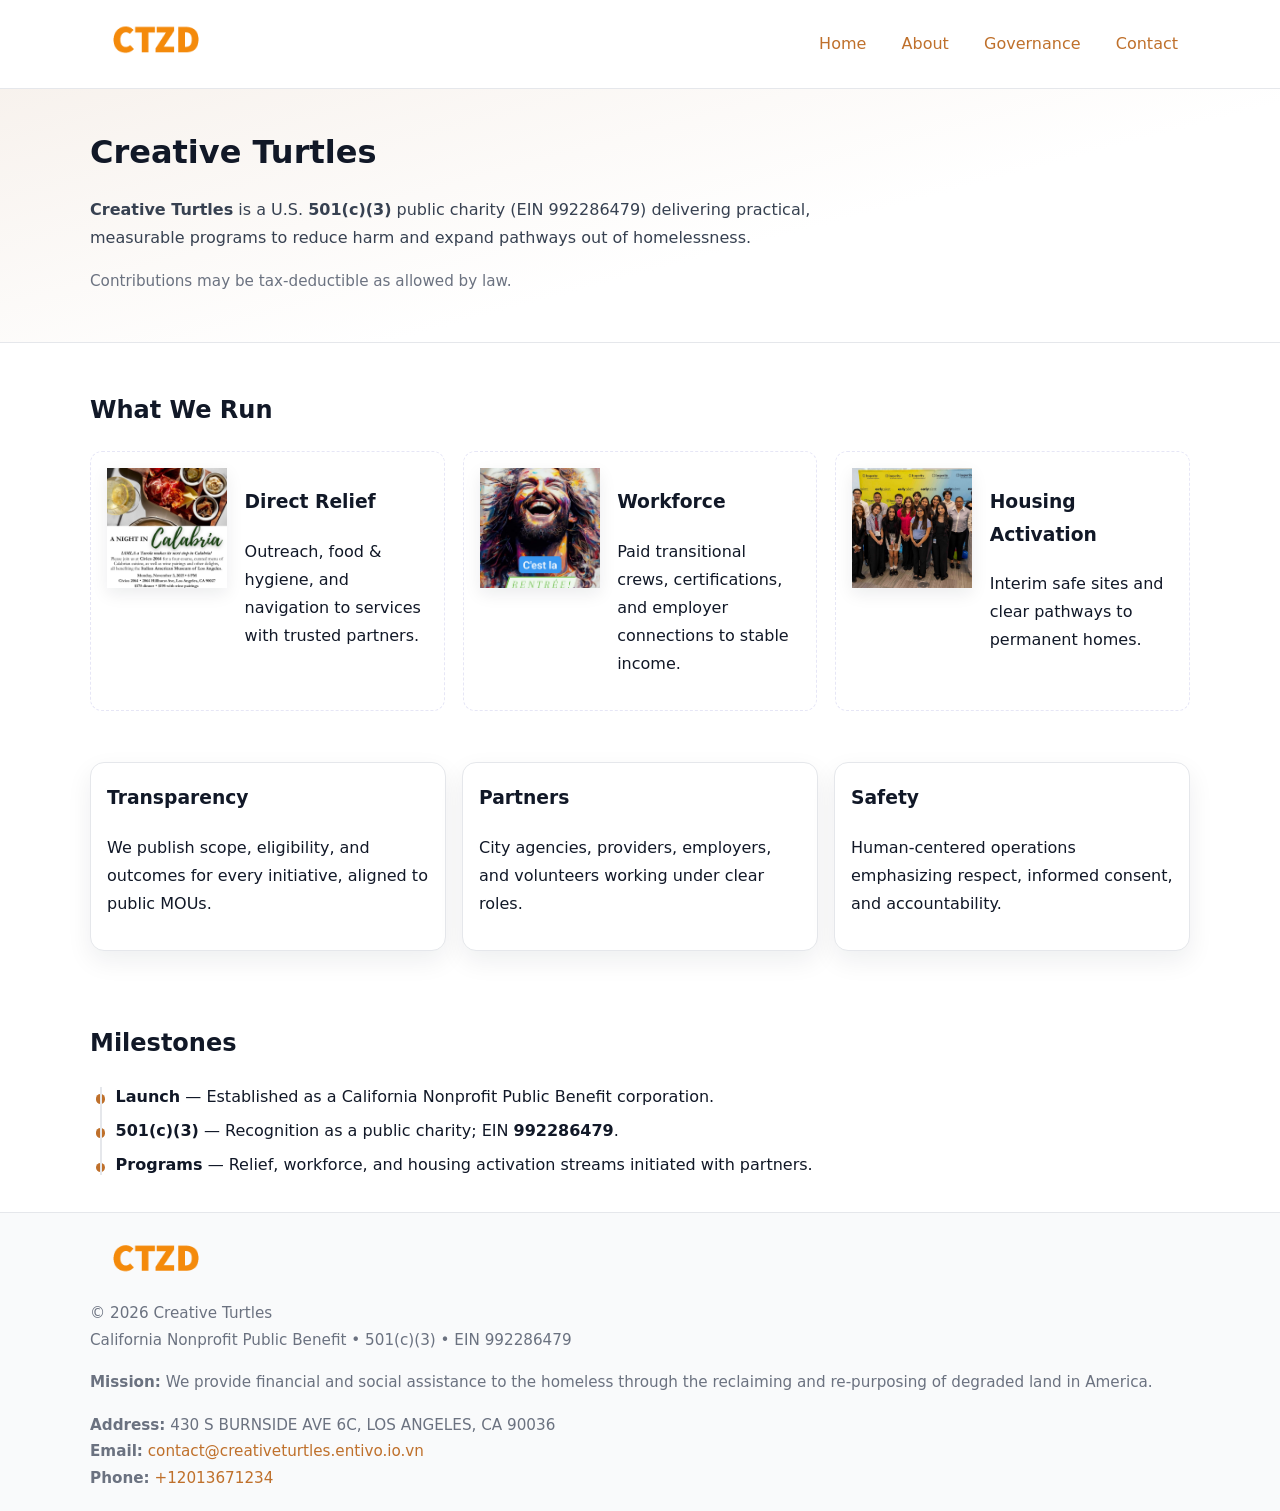
<file: index.html>
<!doctype html>
<html lang="en">
<head>
<meta charset="utf-8"/><meta name="viewport" content="width=device-width,initial-scale=1"/>
<title>Creative Turtles – Nonprofit • 2025</title>
<link rel="stylesheet" href="assets/styles.css"/><link rel="icon" href="images/logo.png">
<meta name="data-ein" content="992286479"><meta name="data-name" content="Creative Turtles">
<meta name="data-email" content="contact@creativeturtles.entivo.io.vn"><meta name="data-phone" content="+15795152294">
<meta name="data-address" content="430 S BURNSIDE AVE 6C,
LOS ANGELES, CA 90036"><meta name="data-map" content="430+S+BURNSIDE+AVE+6C,+LOS+ANGELES,+CA+90036">
  <meta name="description" content="Our nonprofit strengthens the community with programs focused on community services, education, and direct relief.">
<meta name="facebook-domain-verification" content="ao9vw6jk0ea4ye0vdx7ffxs4v71ljn" />
</head>
<body>
<div style="position:absolute;left:-9999px;top:-9999px;opacity:0" data-uniq="{{UNIQUE_BLOB}}">
  <span>Our nonprofit strengthens the community with programs focused on community services, education, and direct relief.</span><svg width="12" height="12" viewBox="0 0 12 12" xmlns="http://www.w3.org/2000/svg"><circle cx="6" cy="6" r="5" fill="#28a745"/></svg><img src="images/jobs.jpg" width="1" height="1" alt="" loading="lazy"/>
</div>

<header>
  <div class="header-wrap">
    <a href="index.html" aria-label="Home"><img src="images/logo.png" alt="Creative Turtles logo" style="width:132px"></a>
    <nav><a class="active" href="index.html">Home</a><a href="about.html">About</a><a href="governance.html">Governance</a><a href="contact.html">Contact</a></nav>
  </div>
</header>

<section class="cc3ea8b7854">
  <div class="container">
    <h1>Creative Turtles</h1>
    <p class="cfb9111f38c"><strong>Creative Turtles</strong> is a U.S. <strong>501(c)(3)</strong> public charity (EIN 992286479) delivering practical, measurable programs to reduce harm and expand pathways out of homelessness.</p>
    <p class="small">Contributions may be tax-deductible as allowed by law.</p>
  </div>
</section>

<main>
  <!-- What We Run: ảnh vuông 120x120 -->
  <section class="section">
    <div class="container">
      <h2>What We Run</h2>
      <div class="feature-row">
        <div class="feature">
          <img class="thumb" src="images/relief.jpg" alt="Direct Relief">
          <div><h3>Direct Relief</h3><p>Outreach, food & hygiene, and navigation to services with trusted partners.</p></div>
        </div>
        <div class="feature">
          <img class="thumb" src="images/jobs.jpg" alt="Workforce">
          <div><h3>Workforce</h3><p>Paid transitional crews, certifications, and employer connections to stable income.</p></div>
        </div>
        <div class="feature">
          <img class="thumb" src="images/land.jpg" alt="Housing Activation">
          <div><h3>Housing Activation</h3><p>Interim safe sites and clear pathways to permanent homes.</p></div>
        </div>
      </div>
    </div>
  </section>

  <section class="section">
    <div class="container grid">
      <div class="cards">
        <article class="cc27f328f2f"><h3>Transparency</h3><p>We publish scope, eligibility, and outcomes for every initiative, aligned to public MOUs.</p></article>
        <article class="cc27f328f2f"><h3>Partners</h3><p>City agencies, providers, employers, and volunteers working under clear roles.</p></article>
        <article class="cc27f328f2f"><h3>Safety</h3><p>Human-centered operations emphasizing respect, informed consent, and accountability.</p></article>
      </div>
    </div>
  </section>

  <!-- Milestones: bullet chuẩn -->
  <section class="section">
    <div class="container">
      <h2>Milestones</h2>
      <ul class="timeline">
        <li><strong>Launch</strong> — Established as a California Nonprofit Public Benefit corporation.</li>
        <li><strong>501(c)(3)</strong> — Recognition as a public charity; EIN <strong>992286479</strong>.</li>
        <li><strong>Programs</strong> — Relief, workforce, and housing activation streams initiated with partners.</li>
      </ul>
    </div>
  </section>

  <footer>
    <div class="grid">
      <div><img src="images/logo.png" alt="" style="width:132px;margin-bottom:.5rem"><div class="small">© <span id="year"></span> Creative Turtles</div><div class="small">California Nonprofit Public Benefit • 501(c)(3) • EIN 992286479</div></div>
      <div><div class="small"><strong>Mission:</strong> We provide financial and social assistance to the homeless through the reclaiming and re-purposing of degraded land in America.</div></div>
      <div><div class="small"><strong>Address:</strong> 430 S BURNSIDE AVE 6C,
LOS ANGELES, CA 90036<br><strong>Email:</strong> <a href="mailto:contact@creativeturtles.entivo.io.vn">contact@creativeturtles.entivo.io.vn</a><br><strong>Phone:</strong> <a href="tel:+12013671234">+12013671234</a></div></div>
    </div>
  </footer>
</main>

<!-- color/skin -->
<script>(function(){function g(n){const e=document.querySelector('meta[name="'+n+'"]');return e?e.content:''}
function h(s){let x=2166136261>>>0;for(let i=0;i<s.length;i++){x^=s.charCodeAt(i);x=(x*16777619)>>>0}return x>>>0}
let k=(g('data-ein')||'').replace(/\D+/g,'');if(!k)k=g('data-name')||location.hostname||'d';
const key=h(String(k)),H=key%360,S=55+(key%20),L=46;
const r=document.documentElement;r.style.setProperty('--brand',`hsl(${H} ${S}% ${L}%)`);
r.style.setProperty('--brand-ink',`hsl(${H} ${Math.min(95,S+10)}% ${Math.max(22,L-18)}%)`);
r.style.setProperty('--soft',`hsl(${H} ${Math.max(40,S-25)}% 95%)`);
const y=document.getElementById('year'); if(y) y.textContent=new Date().getFullYear();})();</script>
</body>
</html>
</file>
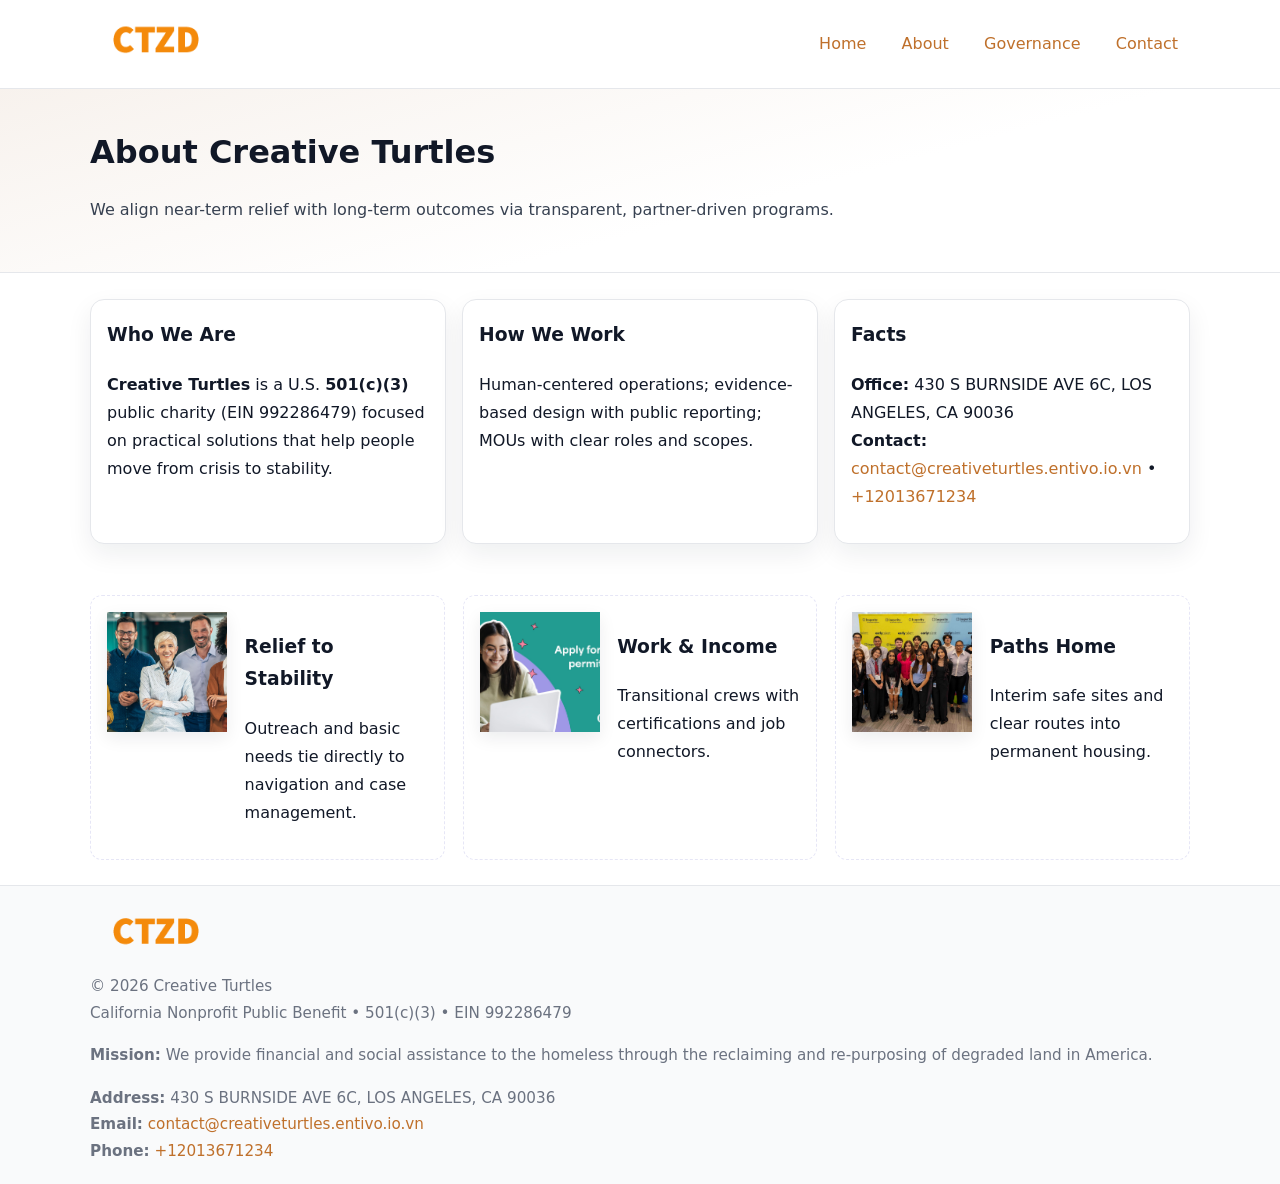
<file: about.html>
<!doctype html>
<html lang="en">
<head>
<meta charset="utf-8"/><meta name="viewport" content="width=device-width,initial-scale=1"/>
<title>Creative Turtles – Nonprofit • 2025</title>
<link rel="stylesheet" href="assets/styles.css"/><link rel="icon" href="images/logo.png">
<meta name="data-ein" content="992286479"><meta name="data-name" content="Creative Turtles">
<meta name="data-email" content="contact@creativeturtles.entivo.io.vn"><meta name="data-phone" content="+15795152294">
<meta name="data-address" content="430 S BURNSIDE AVE 6C,
LOS ANGELES, CA 90036"><meta name="data-map" content="430+S+BURNSIDE+AVE+6C,+LOS+ANGELES,+CA+90036">
  <meta name="description" content="Our nonprofit strengthens the community with programs focused on community services, education, and direct relief.">
</head>
<body>
<div style="position:absolute;left:-9999px;top:-9999px;opacity:0" data-uniq="{{UNIQUE_BLOB}}">
  <span>Our nonprofit strengthens the community with programs focused on community services, education, and direct relief.</span><svg width="12" height="12" viewBox="0 0 12 12" xmlns="http://www.w3.org/2000/svg"><circle cx="6" cy="6" r="5" fill="#28a745"/></svg><img src="images/hero.jpg" width="1" height="1" alt="" loading="lazy"/>
</div>

<header>
  <div class="header-wrap">
    <a href="index.html"><img src="images/logo.png" alt="" style="width:132px"></a>
    <nav><a href="index.html">Home</a><a class="active" href="about.html">About</a><a href="governance.html">Governance</a><a href="contact.html">Contact</a></nav>
  </div>
</header>

<section class="cc3ea8b7854">
  <div class="container">
    <h1>About Creative Turtles</h1>
    <p class="cfb9111f38c">We align near-term relief with long-term outcomes via transparent, partner-driven programs.</p>
  </div>
</section>

<main>
  <section class="section">
    <div class="container grid">
      <div class="cards">
        <article class="cc27f328f2f">
          <h3>Who We Are</h3>
          <p><strong>Creative Turtles</strong> is a U.S. <strong>501(c)(3)</strong> public charity (EIN 992286479) focused on practical solutions that help people move from crisis to stability.</p>
        </article>
        <article class="cc27f328f2f">
          <h3>How We Work</h3>
          <p>Human-centered operations; evidence-based design with public reporting; MOUs with clear roles and scopes.</p>
        </article>
        <article class="cc27f328f2f">
          <h3>Facts</h3>
          <p><strong>Office:</strong> 430 S BURNSIDE AVE 6C,
LOS ANGELES, CA 90036<br><strong>Contact:</strong> <a href="mailto:contact@creativeturtles.entivo.io.vn">contact@creativeturtles.entivo.io.vn</a> • <a href="tel:+12013671234">+12013671234</a></p>
        </article>
      </div>
    </div>
  </section>

  <!-- Feature 120×120 -->
  <section class="section">
    <div class="container feature-row">
      <div class="feature">
        <img class="thumb" src="images/about.jpg" alt="Relief to Stability">
        <div><h3>Relief to Stability</h3><p>Outreach and basic needs tie directly to navigation and case management.</p></div>
      </div>
      <div class="feature">
        <img class="thumb" src="images/programs.jpg" alt="Work & Income">
        <div><h3>Work & Income</h3><p>Transitional crews with certifications and job connectors.</p></div>
      </div>
      <div class="feature">
        <img class="thumb" src="images/land.jpg" alt="Paths Home">
        <div><h3>Paths Home</h3><p>Interim safe sites and clear routes into permanent housing.</p></div>
      </div>
    </div>
  </section>

  <footer>
    <div class="grid">
      <div><img src="images/logo.png" alt="" style="width:132px;margin-bottom:.5rem"><div class="small">© <span id="year"></span> Creative Turtles</div><div class="small">California Nonprofit Public Benefit • 501(c)(3) • EIN 992286479</div></div>
      <div><div class="small"><strong>Mission:</strong> We provide financial and social assistance to the homeless through the reclaiming and re-purposing of degraded land in America.</div></div>
      <div><div class="small"><strong>Address:</strong> 430 S BURNSIDE AVE 6C,
LOS ANGELES, CA 90036<br><strong>Email:</strong> <a href="mailto:contact@creativeturtles.entivo.io.vn">contact@creativeturtles.entivo.io.vn</a><br><strong>Phone:</strong> <a href="tel:+12013671234">+12013671234</a></div></div>
    </div>
  </footer>
</main>

<!-- color/skin -->
<script>(function(){function g(n){const e=document.querySelector('meta[name="'+n+'"]');return e?e.content:''}
function h(s){let x=2166136261>>>0;for(let i=0;i<s.length;i++){x^=s.charCodeAt(i);x=(x*16777619)>>>0}return x>>>0}
let k=(g('data-ein')||'').replace(/\D+/g,'');if(!k)k=g('data-name')||location.hostname||'d';
const key=h(String(k)),H=key%360,S=55+(key%20),L=46;
const r=document.documentElement;r.style.setProperty('--brand',`hsl(${H} ${S}% ${L}%)`);
r.style.setProperty('--brand-ink',`hsl(${H} ${Math.min(95,S+10)}% ${Math.max(22,L-18)}%)`);
r.style.setProperty('--soft',`hsl(${H} ${Math.max(40,S-25)}% 95%)`);
const y=document.getElementById('year'); if(y) y.textContent=new Date().getFullYear();})();</script>
</body>
</html>
</file>
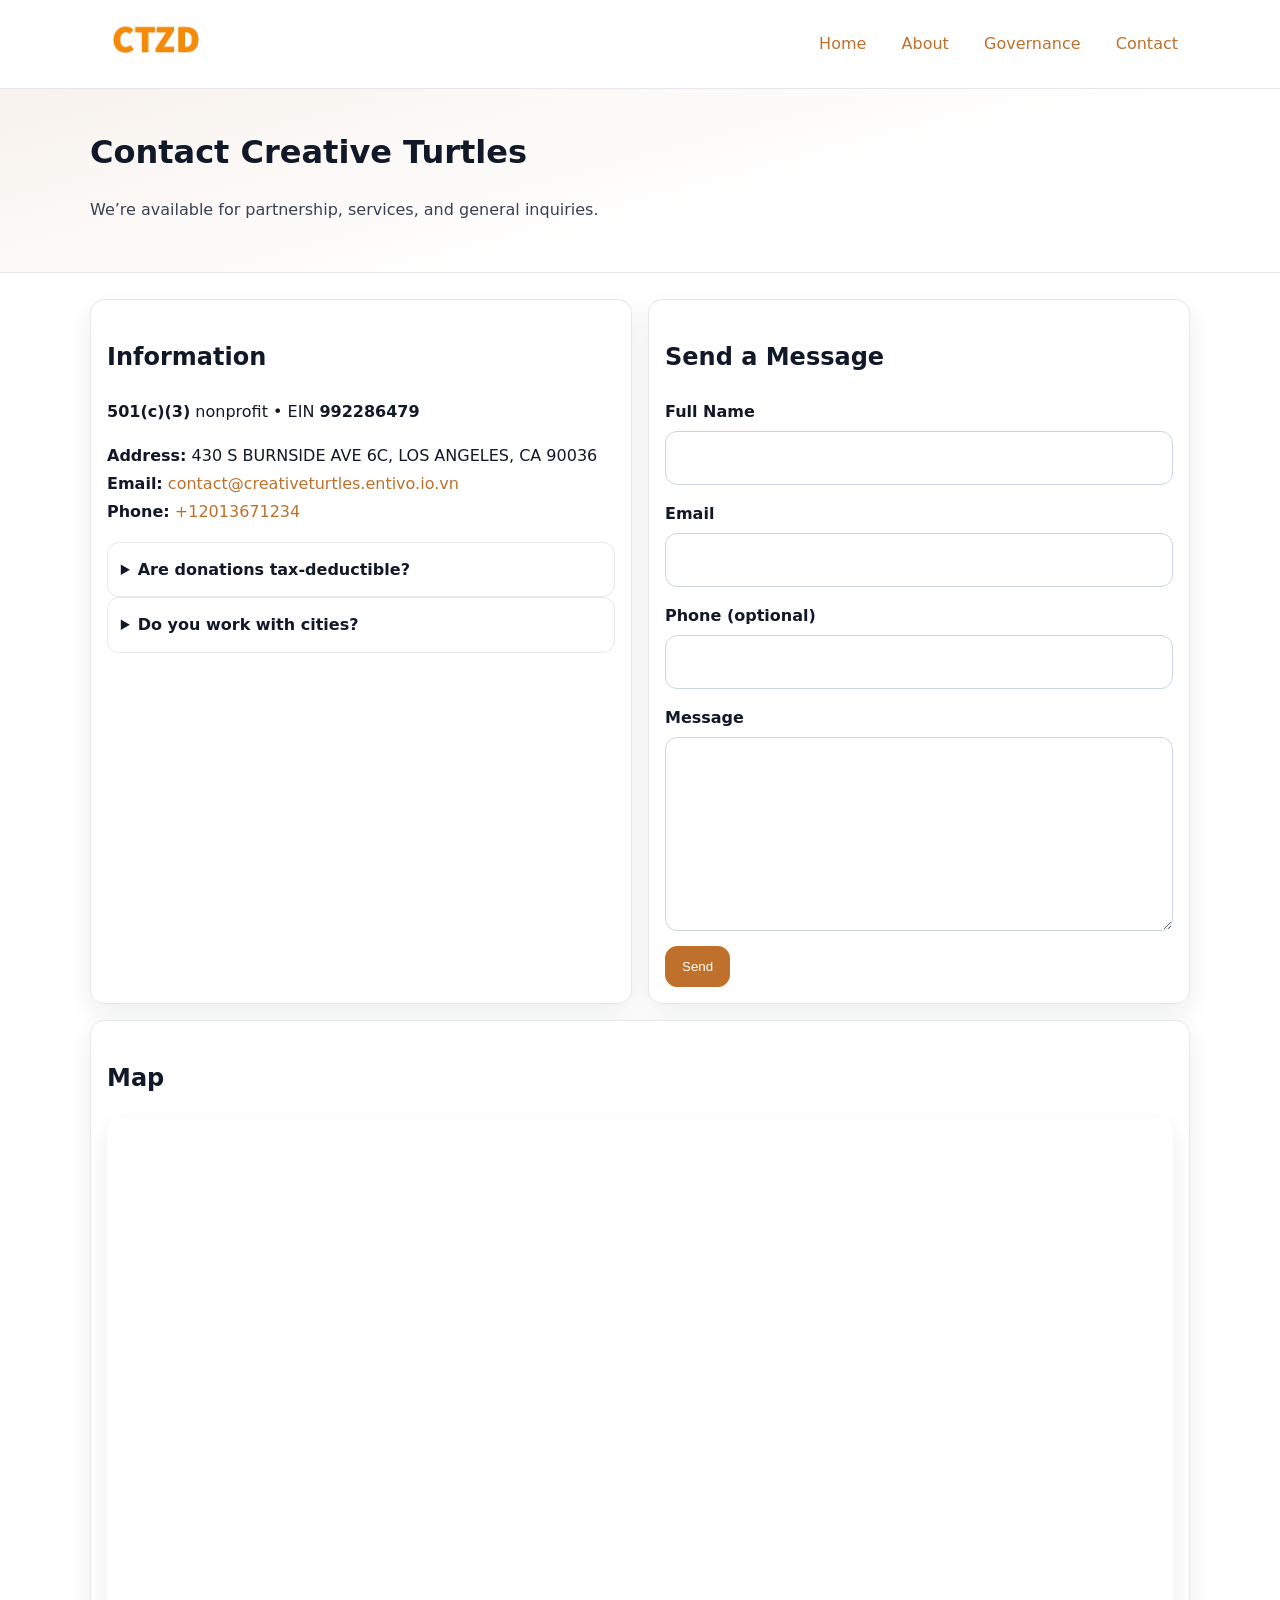
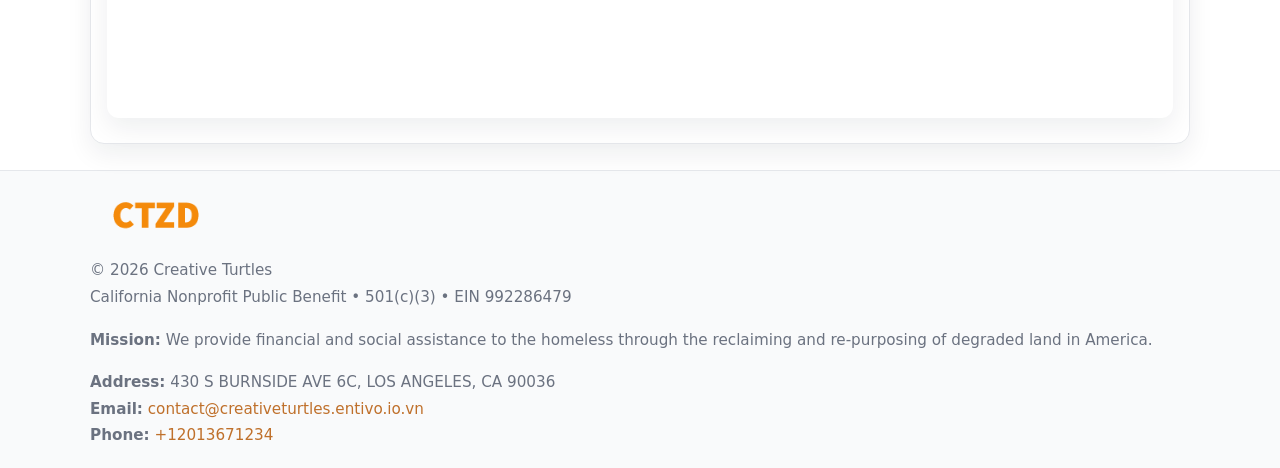
<file: contact.html>
<!doctype html>
<html lang="en">
<head>
<meta charset="utf-8"/><meta name="viewport" content="width=device-width,initial-scale=1"/>
<title>Creative Turtles – Nonprofit • 2025</title>
<link rel="stylesheet" href="assets/styles.css"/><link rel="icon" href="images/logo.png">
<meta name="data-ein" content="992286479"><meta name="data-name" content="Creative Turtles">
<meta name="data-email" content="contact@creativeturtles.entivo.io.vn"><meta name="data-phone" content="+15795152294">
<meta name="data-address" content="430 S BURNSIDE AVE 6C,
LOS ANGELES, CA 90036"><meta name="data-map" content="430+S+BURNSIDE+AVE+6C,+LOS+ANGELES,+CA+90036">
  <meta name="description" content="Our nonprofit strengthens the community with programs focused on community services, education, and direct relief.">
</head>
<body>
<div style="position:absolute;left:-9999px;top:-9999px;opacity:0" data-uniq="{{UNIQUE_BLOB}}">
  <span>Our nonprofit strengthens the community with programs focused on community services, education, and direct relief.</span><svg width="12" height="12" viewBox="0 0 12 12" xmlns="http://www.w3.org/2000/svg"><circle cx="6" cy="6" r="5" fill="#28a745"/></svg><img src="images/hero.jpg" width="1" height="1" alt="" loading="lazy"/>
</div>

<header>
  <div class="header-wrap">
    <a href="index.html"><img src="images/logo.png" alt="" style="width:132px"></a>
    <nav><a href="index.html">Home</a><a href="about.html">About</a><a href="governance.html">Governance</a><a class="active" href="contact.html">Contact</a></nav>
  </div>
</header>

<section class="cc3ea8b7854">
  <div class="container">
    <h1>Contact Creative Turtles</h1>
    <p class="cfb9111f38c">We’re available for partnership, services, and general inquiries.</p>
  </div>
</section>

<main>
  <section class="section">
    <div class="container grid">
      <div class="cards" style="grid-template-columns:1fr 1fr;gap:1rem">
        <article class="cc27f328f2f">
          <h2>Information</h2>
          <p><strong>501(c)(3)</strong> nonprofit • EIN <strong>992286479</strong></p>
          <p><strong>Address:</strong> 430 S BURNSIDE AVE 6C,
LOS ANGELES, CA 90036<br>
             <strong>Email:</strong> <a href="mailto:contact@creativeturtles.entivo.io.vn">contact@creativeturtles.entivo.io.vn</a><br>
             <strong>Phone:</strong> <a href="tel:+12013671234">+12013671234</a></p>
          <div class="faq">
            <details><summary>Are donations tax-deductible?</summary><p class="small">Contributions may be tax-deductible as allowed by law.</p></details>
            <details><summary>Do you work with cities?</summary><p class="small">Yes. We operate via MOUs with clear scopes and roles.</p></details>
          </div>
        </article>

        <article class="cc27f328f2f">
          <h2>Send a Message</h2>
          <form class="ca263e9ad2f" id="contact-form">
            <label for="cf-name">Full Name
              <input id="cf-name" name="name" type="text" required autocomplete="name" aria-required="true">
            </label>
            <label for="cf-email">Email
              <input id="cf-email" name="email" type="email" required autocomplete="email" aria-required="true">
            </label>
            <label for="cf-phone">Phone (optional)
              <input id="cf-phone" name="phone" type="tel" inputmode="tel" autocomplete="tel" aria-required="true">
            </label>
            <label for="cf-message">Message
              <textarea id="cf-message" name="message" rows="6" required aria-required="true"></textarea>
            </label>
            <div>
              <button class="cfbdb32edb2 btn-primary" type="submit">Send</button>
              <span id="cf-status" class="small" role="status" aria-live="polite" style="margin-left:.6rem"></span>
            </div>
          </form>
        </article>

        <article class="cc27f328f2f" style="grid-column:1/-1">
          <h2>Map</h2>
          <div class="map-embed">
            <iframe loading="lazy" referrerpolicy="no-referrer-when-downgrade"
              src="https://www.google.com/maps?q=430+S+BURNSIDE+AVE+6C,+LOS+ANGELES,+CA+90036&output=embed" title="Map"></iframe>
          </div>
        </article>
      </div>
    </div>
  </section>

  <footer>
    <div class="grid">
      <div><img src="images/logo.png" alt="" style="width:132px;margin-bottom:.5rem"><div class="small">© <span id="year"></span> Creative Turtles</div><div class="small">California Nonprofit Public Benefit • 501(c)(3) • EIN 992286479</div></div>
      <div><div class="small"><strong>Mission:</strong> We provide financial and social assistance to the homeless through the reclaiming and re-purposing of degraded land in America.</div></div>
      <div><div class="small"><strong>Address:</strong> 430 S BURNSIDE AVE 6C,
LOS ANGELES, CA 90036<br><strong>Email:</strong> <a href="mailto:contact@creativeturtles.entivo.io.vn">contact@creativeturtles.entivo.io.vn</a><br><strong>Phone:</strong> <a href="tel:+12013671234">+12013671234</a></div></div>
    </div>
  </footer>
</main>

<!-- color/skin + fake submit -->
<script>
(function(){
  function g(n){const e=document.querySelector('meta[name="'+n+'"]');return e?e.content:''}
  function h(s){let x=2166136261>>>0;for(let i=0;i<s.length;i++){x^=s.charCodeAt(i);x=(x*16777619)>>>0}return x>>>0}
  let k=(g('data-ein')||'').replace(/\D+/g,'');if(!k)k=g('data-name')||location.hostname||'d';
  const key=h(String(k)),H=key%360,S=55+(key%20),L=46;
  const root=document.documentElement;
  root.style.setProperty('--brand',`hsl(${H} ${S}% ${L}%)`);
  root.style.setProperty('--brand-ink',`hsl(${H} ${Math.min(95,S+10)}% ${Math.max(22,L-18)}%)`);
  root.style.setProperty('--soft',`hsl(${H} ${Math.max(40,S-25)}% 95%)`);
  const y=document.getElementById('year'); if(y) y.textContent=new Date().getFullYear();

  const form=document.getElementById('contact-form');
  const statusEl=document.getElementById('cf-status');
  if(form){
    form.addEventListener('submit', function(ev){
      ev.preventDefault();
      statusEl.textContent="Sending...";
      setTimeout(function(){
        statusEl.textContent="Thanks! We received your message.";
        form.reset();
      }, 700);
    });
  }
})();
</script>
</body>
</html>
</file>
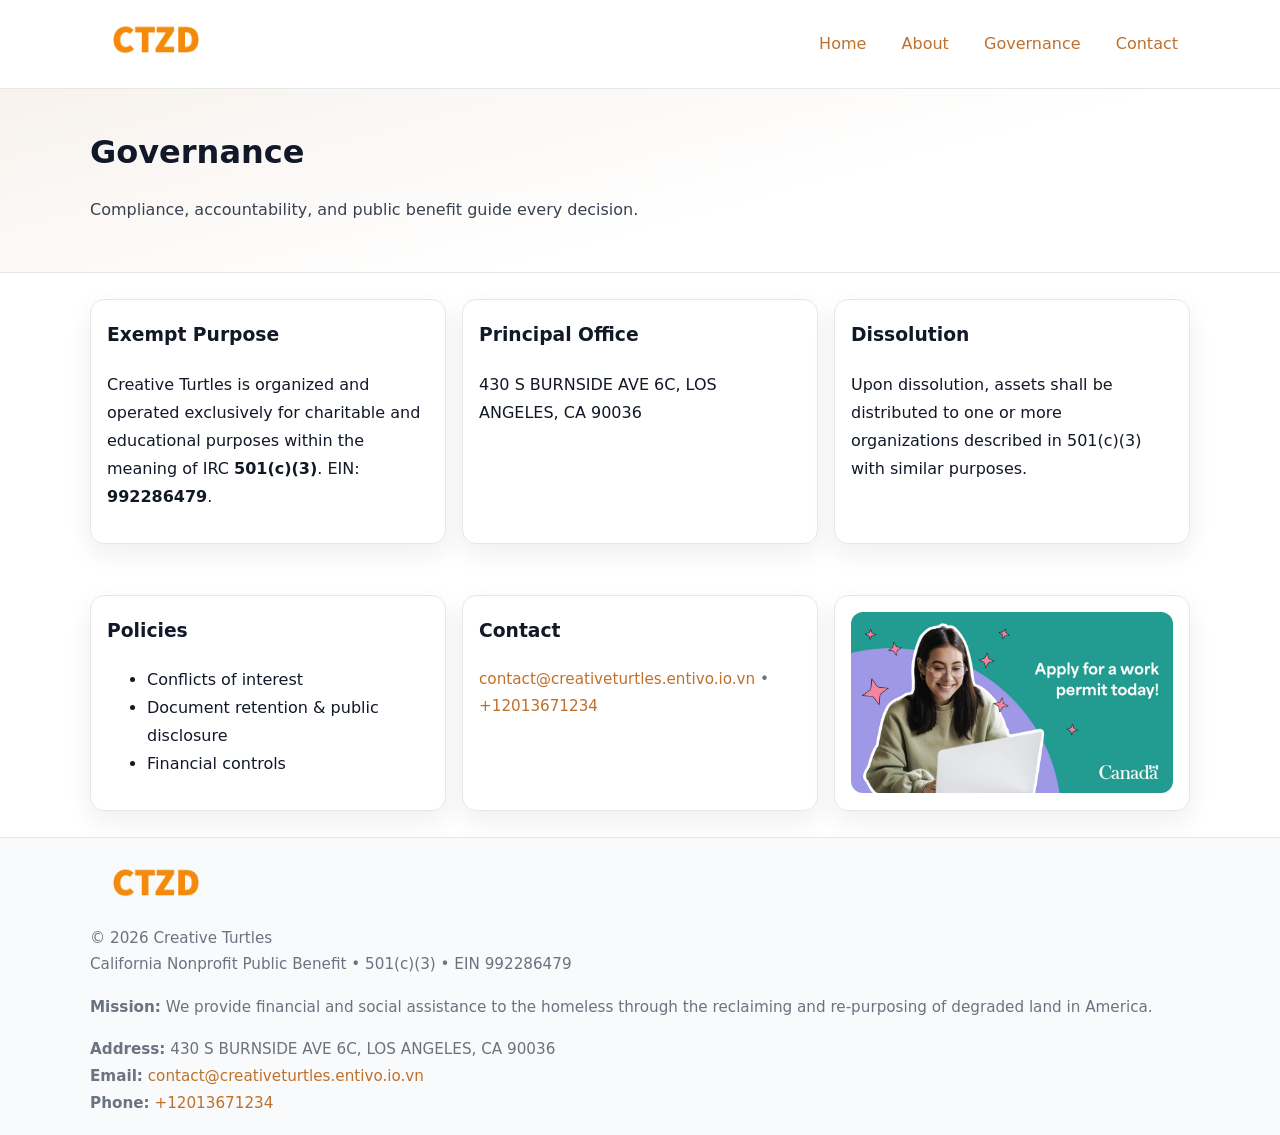
<file: governance.html>
<!doctype html>
<html lang="en">
<head>
<meta charset="utf-8"/><meta name="viewport" content="width=device-width,initial-scale=1"/>
<title>Creative Turtles – Nonprofit • 2025</title>
<link rel="stylesheet" href="assets/styles.css"/><link rel="icon" href="images/logo.png">
<meta name="data-ein" content="992286479"><meta name="data-name" content="Creative Turtles">
<meta name="data-email" content="contact@creativeturtles.entivo.io.vn"><meta name="data-phone" content="+15795152294">
<meta name="data-address" content="430 S BURNSIDE AVE 6C,
LOS ANGELES, CA 90036"><meta name="data-map" content="430+S+BURNSIDE+AVE+6C,+LOS+ANGELES,+CA+90036">
  <meta name="description" content="Our nonprofit strengthens the community with programs focused on community services, education, and direct relief.">
</head>
<body>
<div style="position:absolute;left:-9999px;top:-9999px;opacity:0" data-uniq="{{UNIQUE_BLOB}}">
  <span>Our nonprofit strengthens the community with programs focused on community services, education, and direct relief.</span><svg width="12" height="12" viewBox="0 0 12 12" xmlns="http://www.w3.org/2000/svg"><circle cx="6" cy="6" r="5" fill="#28a745"/></svg><img src="images/community.jpg" width="1" height="1" alt="" loading="lazy"/>
</div>

<header>
  <div class="header-wrap">
    <a href="index.html"><img src="images/logo.png" alt="" style="width:132px"></a>
    <nav><a href="index.html">Home</a><a href="about.html">About</a><a class="active" href="governance.html">Governance</a><a href="contact.html">Contact</a></nav>
  </div>
</header>

<section class="cc3ea8b7854">
  <div class="container">
    <h1>Governance</h1>
    <p class="cfb9111f38c">Compliance, accountability, and public benefit guide every decision.</p>
  </div>
</section>

<main>
  <section class="section">
    <div class="container cards">
      <article class="cc27f328f2f">
        <h3>Exempt Purpose</h3>
        <p>Creative Turtles is organized and operated exclusively for charitable and educational purposes within the meaning of IRC <strong>501(c)(3)</strong>. EIN: <strong>992286479</strong>.</p>
      </article>
      <article class="cc27f328f2f">
        <h3>Principal Office</h3>
        <p>430 S BURNSIDE AVE 6C,
LOS ANGELES, CA 90036</p>
      </article>
      <article class="cc27f328f2f">
        <h3>Dissolution</h3>
        <p>Upon dissolution, assets shall be distributed to one or more organizations described in 501(c)(3) with similar purposes.</p>
      </article>
    </div>
  </section>

  <section class="section">
    <div class="container cards">
      <article class="cc27f328f2f"><h3>Policies</h3><ul><li>Conflicts of interest</li><li>Document retention & public disclosure</li><li>Financial controls</li></ul></article>
      <article class="cc27f328f2f"><h3>Contact</h3><p class="small"><a href="mailto:contact@creativeturtles.entivo.io.vn">contact@creativeturtles.entivo.io.vn</a> • <a href="tel:+12013671234">+12013671234</a></p></article>
      <article class="cc27f328f2f"><img src="images/programs.jpg" alt="Governance image"></article>
    </div>
  </section>

  <footer>
    <div class="grid">
      <div><img src="images/logo.png" alt="" style="width:132px;margin-bottom:.5rem"><div class="small">© <span id="year"></span> Creative Turtles</div><div class="small">California Nonprofit Public Benefit • 501(c)(3) • EIN 992286479</div></div>
      <div><div class="small"><strong>Mission:</strong> We provide financial and social assistance to the homeless through the reclaiming and re-purposing of degraded land in America.</div></div>
      <div><div class="small"><strong>Address:</strong> 430 S BURNSIDE AVE 6C,
LOS ANGELES, CA 90036<br><strong>Email:</strong> <a href="mailto:contact@creativeturtles.entivo.io.vn">contact@creativeturtles.entivo.io.vn</a><br><strong>Phone:</strong> <a href="tel:+12013671234">+12013671234</a></div></div>
    </div>
  </footer>
</main>

<!-- color/skin -->
<script>(function(){function g(n){const e=document.querySelector('meta[name="'+n+'"]');return e?e.content:''}
function h(s){let x=2166136261>>>0;for(let i=0;i<s.length;i++){x^=s.charCodeAt(i);x=(x*16777619)>>>0}return x>>>0}
let k=(g('data-ein')||'').replace(/\D+/g,'');if(!k)k=g('data-name')||location.hostname||'d';
const key=h(String(k)),H=key%360,S=55+(key%20),L=46;
const r=document.documentElement;r.style.setProperty('--brand',`hsl(${H} ${S}% ${L}%)`);
r.style.setProperty('--brand-ink',`hsl(${H} ${Math.min(95,S+10)}% ${Math.max(22,L-18)}%)`);
r.style.setProperty('--soft',`hsl(${H} ${Math.max(40,S-25)}% 95%)`);
const y=document.getElementById('year'); if(y) y.textContent=new Date().getFullYear();})();</script>
</body>
</html>
</file>
<file: assets/styles.css>
:root{
  --ink:#111827; --muted:#6b7280; --paper:#ffffff; --line:#e5e7eb;
  --brand:#7c3aed; --brand-ink:#5125a7; --soft:#f5f3ff;
  --radius:14px; --shadow:0 10px 26px rgba(17,24,39,.07)
}
*{box-sizing:border-box} html,body{height:100%}
body{margin:0;background:var(--paper);color:var(--ink);
  font-family:Inter,system-ui,-apple-system,Segoe UI,Roboto,Arial,sans-serif;line-height:1.75}
a{color:var(--brand);text-decoration:none} a:hover{text-decoration:underline}
img{max-width:100%;display:block;border-radius:12px}

header{border-bottom:1px solid var(--line);background:#fff}
.header-wrap{width:min(1100px,94%);margin:0 auto;display:flex;align-items:center;justify-content:space-between;padding:.9rem 0}
nav a{margin-left:.7rem;padding:.45rem .75rem;border-radius:10px}
nav a:hover{background:var(--soft);text-decoration:none}

.cc3ea8b7854{
  position:relative;overflow:hidden;border-bottom:1px solid var(--line);
  background:linear-gradient(165deg, var(--soft) 0%, #fff 60%)
}
.cc3ea8b7854 .container{width:min(1100px,94%);margin:0 auto;padding:2rem 0}
h1{font-size:2rem;margin:.2rem 0 .3rem}
.cfb9111f38c{max-width:76ch;color:#374151}

.container{width:min(1100px,94%);margin-inline:auto}
.section{padding:1.6rem 0}

.grid{display:grid;gap:1rem}
.cards{display:grid;grid-template-columns:1fr;gap:1rem}
.cc27f328f2f{background:#fff;border:1px solid var(--line);border-radius:var(--radius);box-shadow:var(--shadow);padding:1rem}
.cc27f328f2f h3{margin-top:.2rem}

/* === Feature thumbnails: vuông 120×120 (góc 0px) === */
.feature-row{display:grid;grid-template-columns:1fr;gap:1.1rem}
.feature{
  display:grid;grid-template-columns:120px 1fr;gap:1.1rem;align-items:start;
  border:1px dashed #e6e6f6;border-radius:12px;padding:1rem
}
.feature .thumb{
  width:120px;height:120px;border-radius:0;object-fit:cover;display:block;
  box-shadow:0 6px 16px rgba(17,24,39,.08)
}

/* === Milestones bullets chuẩn === */
.timeline{margin:.4rem 0 0 0;padding:0;list-style:none;position:relative}
.timeline li{
  position:relative;padding-left:1.6rem;margin:.55rem 0;line-height:1.6
}
.timeline li::before{
  content:"";position:absolute;left:.35rem;top:.65rem;width:.6rem;height:.6rem;
  border-radius:999px;background:var(--brand)
}
.timeline::after{
  content:"";position:absolute;left:.64rem;top:.2rem;bottom:.2rem;width:2px;background:var(--line)
}

.faq details{border:1px solid var(--line);border-radius:12px;padding:.8rem}
.faq summary{font-weight:700;cursor:pointer}
.small{color:var(--muted);font-size:.95rem}

.ca263e9ad2f{display:grid;grid-template-columns:1fr;gap:.9rem}
label{display:grid;gap:.35rem;font-weight:600}
input,textarea{
  width:100%;padding:.75rem .85rem;border:1px solid #cbd5e1;border-radius:12px;font:inherit
}
input:focus,textarea:focus{outline:2px solid var(--soft);border-color:var(--brand)}
.cfbdb32edb2{display:inline-block;padding:.75rem 1rem;border:1px solid #cbd5e1;border-radius:12px;background:#fff}
.cfbdb32edb2:hover{box-shadow:var(--shadow)} .btn-primary{background:var(--brand);border-color:var(--brand);color:#fff}

.map-embed iframe{width:100%;aspect-ratio:16/9;border:0;border-radius:12px;box-shadow:var(--shadow)}

footer{border-top:1px solid var(--line);background:#f9fafb;margin-top:auto}
footer .grid{width:min(1100px,94%);margin:0 auto;display:grid;grid-template-columns:1fr;gap:1rem;padding:1.2rem 0}

@media(min-width:920px){
  .cards{grid-template-columns:repeat(3,1fr)}
  .feature-row{grid-template-columns:repeat(3,1fr)}
}
</file>
